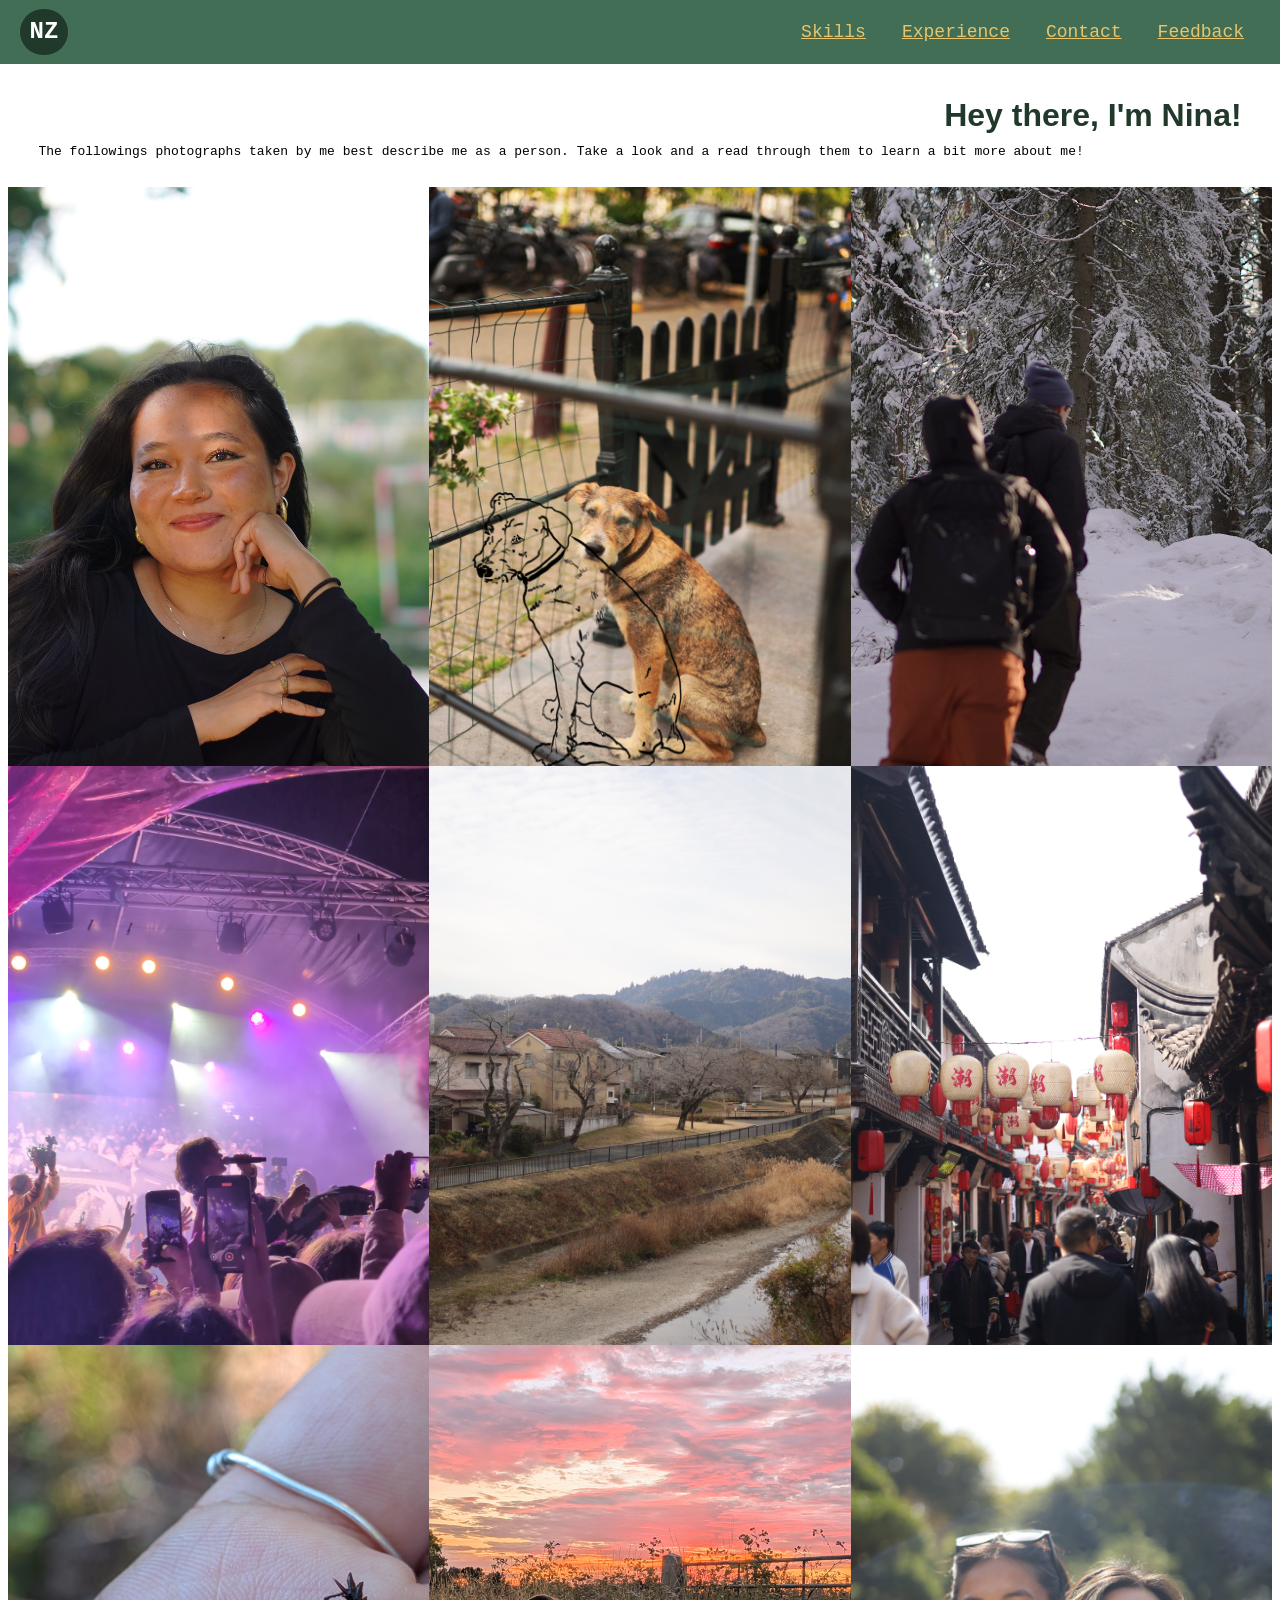
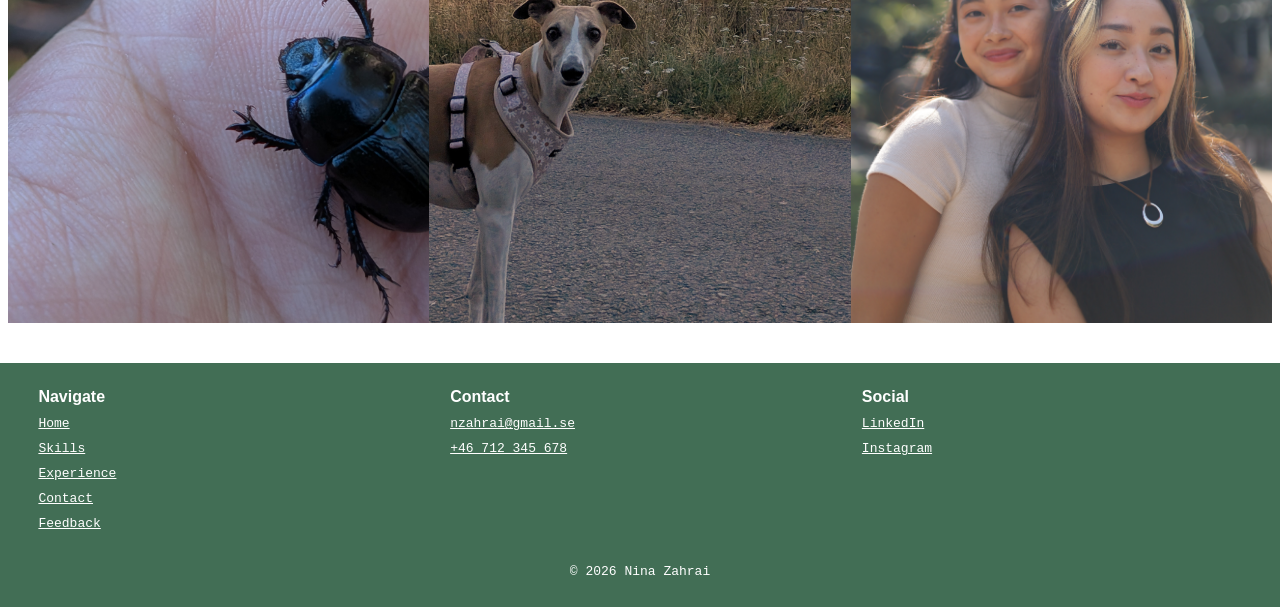
<file: index.html>
<!DOCTYPE html>
<html lang="en">
  <head>
    <meta charset="UTF-8" />
    <meta name="viewport" content="width=device-width, initial-scale=1.0">
    <title>Nina Zahrai Portfolio</title>
    <link rel="stylesheet" href="styles.css" />
  </head>
  <body>
    <nav aria-label="Main navigation">
      <a href="index.html" class="site-title" aria-current="page">NZ</a>
      <ul>
        <li><a href= "skills.html">Skills</a></li>
        <li><a href="experiences.html">Experience</a></li>
        <li><a href="contact.html">Contact</a></li>
        <li><a href="feedback.html">Feedback</a></li>
      </ul>
    </nav>

<main id="main-content">
      <header>
        <h1>Hey there, I'm Nina!</h1>
      </header>
        <p> The followings photographs taken by me best describe me as a person. Take a look and a read through them to learn a bit more about me!
          </p>

    <div class="container">
        <figure class="box" tabindex="0"><img src="images/Screenshot 2026-09-21 162703.png" alt="Image of Nina, the creator and owner of the portfolio."><figcaption>This is a picture of me! My friend took it of me summer of 2026 in Uppsala, where I live. I am half japanese and half iranian, which is something that influences who I am as a person. </figcaption></figure>
        <figure class="box" tabindex="0"><img src="images/Screenshot 2026-09-21 162558.png" alt="Image and drawing of dog."> <figcaption>This is a picture I took in Amsterdam in 2025. I then drew over it. It depicts my creative side, as I am often also mixing various media. </figcaption></figure>
        <figure class="box" tabindex="0"><img src="images/Screenshot 2026-09-21 162633.png" alt="Two people walking through the snow."> <figcaption>I took this photo winter of 2025/26, I often spend time in nature, despite the temperature. The image shows my adventurous side.</figcaption></figure>
        <figure class="box" tabindex="0"><img src="images/Screenshot_20260918-105119.png" alt="Singer crowd surfing at a concert."> <figcaption>This is a photo from September 2026 in Stockholm. Listening to music is very important to me, unexpectedly loud and crowded concerts can make me feel calm and at ease. </figcaption></figure>
        <figure class="box" tabindex="0"><img src="images/Screenshot 2026-09-21 164613.png" alt="Dried out river in Japan."> <figcaption>I took this image on a run in Japan back in 2024. Fitness is another aspects that is important to me, as I feel I need it to destress and feel good. </figcaption></figure>
        <figure class="box" tabindex="0"><img src="images/Screenshot 2026-09-21 164648.png" alt="Busy street in city with Chinese lanterns."> <figcaption>Travel is something I very much enjoy, it fulfils my curiosity. This is an image I took in Shanghai in 2025.</figcaption></figure>
        <figure class="box" tabindex="0"><img src="images/Screenshot 2026-09-21 164814.png" alt="Beetle in hand."> <figcaption> A photo I took whilst holding a beetle in summer 2026, near Uppsala. I love all creatures and have a lot of empathy for them. I have been vegan since 2015 and I think that is a big part of how I live life and see the world.</figcaption></figure>
        <figure class="box" tabindex="0"><img src="images/Screenshot 2026-09-21 164836.png" alt="Dog facing the camera with sunset in background."> <figcaption> A photo of my friend's dog that I took in summer 2026, in England. I often try to take a moment to appreciate and capture the sunset as I am always mesmerised by it. </figcaption></figure>
        <figure class="box" tabindex="0"><img src="images/Screenshot 2026-09-21 164537.png" alt="Two girls smiling."> <figcaption>A photo of my friends in 2024 in Hong Kong. My friends and family are very important to me as they are my support system.</figcaption></figure>
      </div>

    </main>

    <footer>
      <div class="footer-inner">
        <div class="footer-col">
          <h2>Navigate</h2>
          <ul aria-label="Footer navigation">
            <li><a href="index.html">Home</a></li>
            <li><a href="skills.html">Skills</a></li>
            <li><a href="experiences.html">Experience</a></li>
            <li><a href="contact.html">Contact</a></li>
            <li><a href="feedback.html">Feedback</a></li>
          </ul>
        </div>

        <div class="footer-col">
          <h2>Contact</h2>
          <ul>
            <li><a href="mailto:nzahrai@gmail.se">nzahrai@gmail.se</a></li>
            <li><a href="tel:+46712345678">+46 712 345 678</a></li>
          </ul>
        </div>

        <div class="footer-col">
          <h2>Social</h2>
          <ul>
            <li><a href="https://www.linkedin.com/in/nina">LinkedIn</a></li>
            <li><a href="https://www.instagram.com/nina">Instagram</a></li>
          </ul>
        </div>
      </div>

      <p class="footer-copy">&copy; 2026 Nina Zahrai</p>
       </footer>
     </body>
</html>
</file>
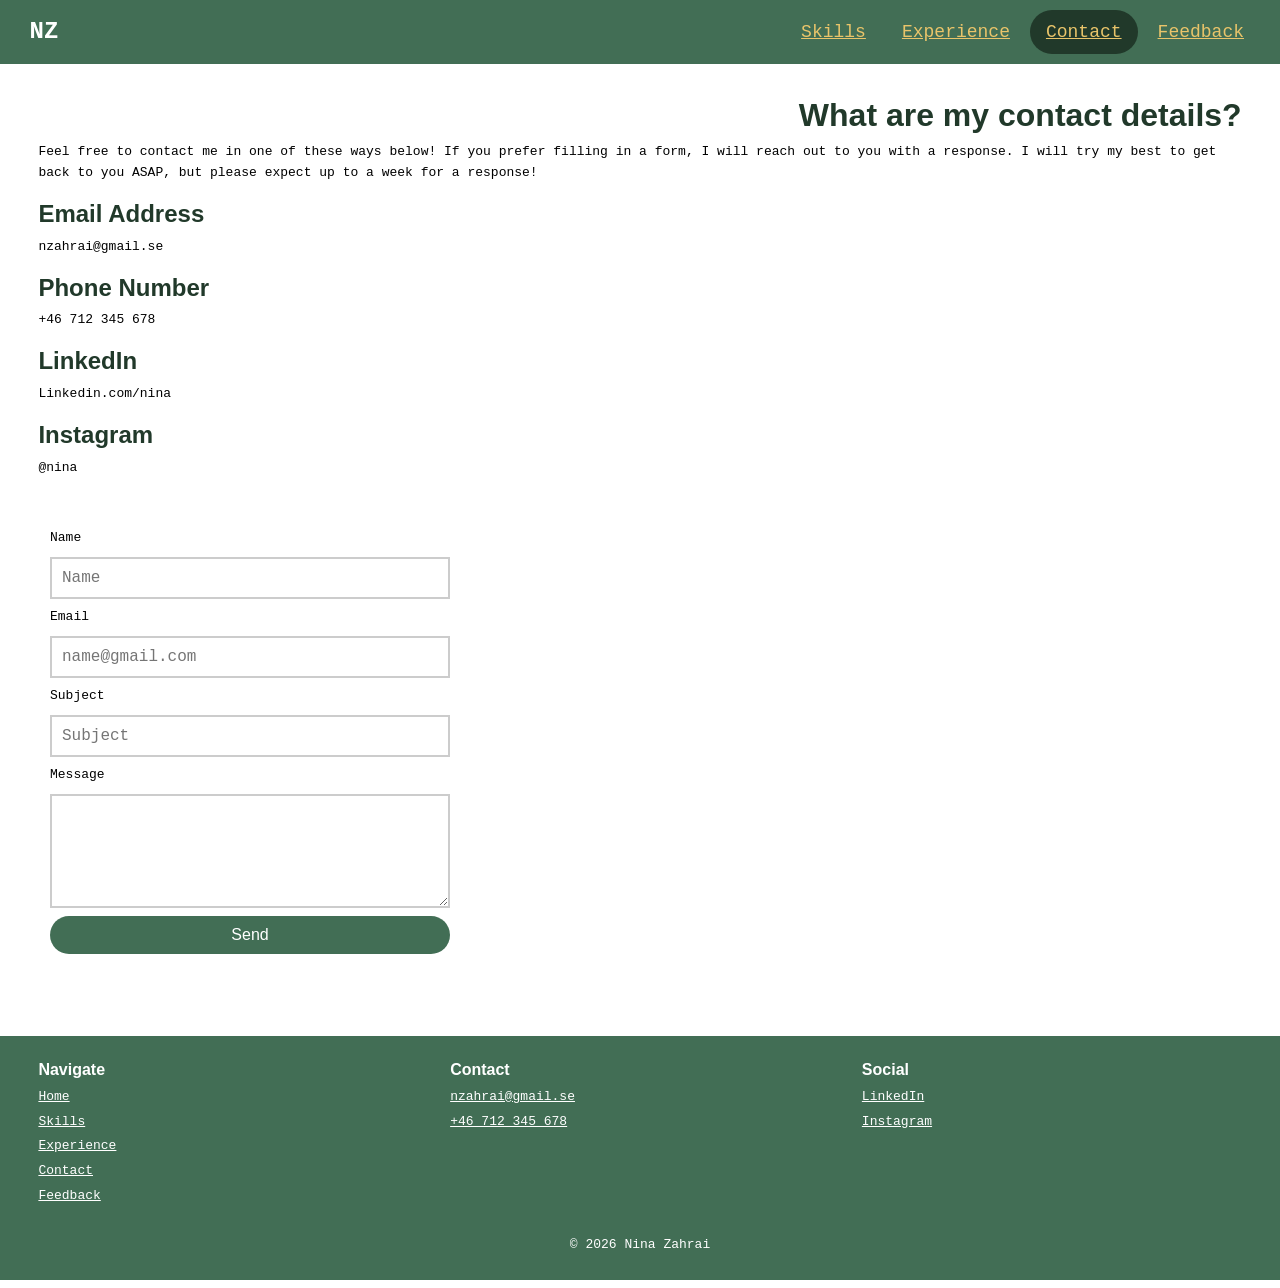
<file: contact.html>
<!DOCTYPE html>
<html lang="en">
  <head>
    <meta charset="UTF-8" />
    <meta name="viewport" content="width=device-width, initial-scale=1.0">
    <title>Nina Zahrai Portfolio</title>
    <link rel="stylesheet" href="styles.css" />
  </head>
  <body>
    <nav aria-label="Main navigation">
      <a href= "index.html" class="site-title">NZ</a>
      <ul>
        <li><a href= "skills.html">Skills</a></li>
        <li><a href="experiences.html">Experience</a></li>
        <li><a href="contact.html" aria-current="page">Contact</a></li>
        <li><a href="feedback.html">Feedback</a></li>
      </ul>
    </nav>

<main id="main-content">
      <header>
        <h1>What are my contact details?</h1>
      </header>
        <p> Feel free to contact me in one of these ways below! If you prefer filling in a form, I will reach out to you with a response. I will try my best to get back to you ASAP, but please expect up to a week for a response!
          </p>

        <h2>Email Address</h2>
        <p>nzahrai@gmail.se</p>
        <h2>Phone Number</h2>
        <p>+46 712 345 678</p>
        <h2>LinkedIn</h2>
        <p>Linkedin.com/nina</p>
        <h2>Instagram</h2>
        <p>@nina</p>

    <form>
    <label for="name">Name</label>
    <input type="text" id="name" name="name" placeholder="Name">

    <label for="email">Email</label>
    <input type="email" id="email" name="email" placeholder="name@gmail.com" required>

    <label for="subject">Subject</label>
    <input type="text" id="subject" name="subject" placeholder="Subject" required>

    <label for="message">Message</label>
    <textarea id="message" name="message" rows="5"></textarea>

    <button type="submit">Send</button>
    </form>
    </main>

    <footer>
      <div class="footer-inner">
        <div class="footer-col">
          <h2>Navigate</h2>
          <ul aria-label="Footer navigation">
            <li><a href="index.html">Home</a></li>
            <li><a href="skills.html">Skills</a></li>
            <li><a href="experiences.html">Experience</a></li>
            <li><a href="contact.html">Contact</a></li>
            <li><a href="feedback.html">Feedback</a></li>
          </ul>
        </div>

        <div class="footer-col">
          <h2>Contact</h2>
          <ul>
            <li><a href="mailto:nzahrai@gmail.se">nzahrai@gmail.se</a></li>
            <li><a href="tel:+46712345678">+46 712 345 678</a></li>
          </ul>
        </div>

        <div class="footer-col">
          <h2>Social</h2>
          <ul>
            <li><a href="https://www.linkedin.com/in/nina">LinkedIn</a></li>
            <li><a href="https://www.instagram.com/nina">Instagram</a></li>
          </ul>
        </div>
      </div>

      <p class="footer-copy">&copy; 2026 Nina Zahrai</p>
       </footer>
     </body>
</html>
</file>
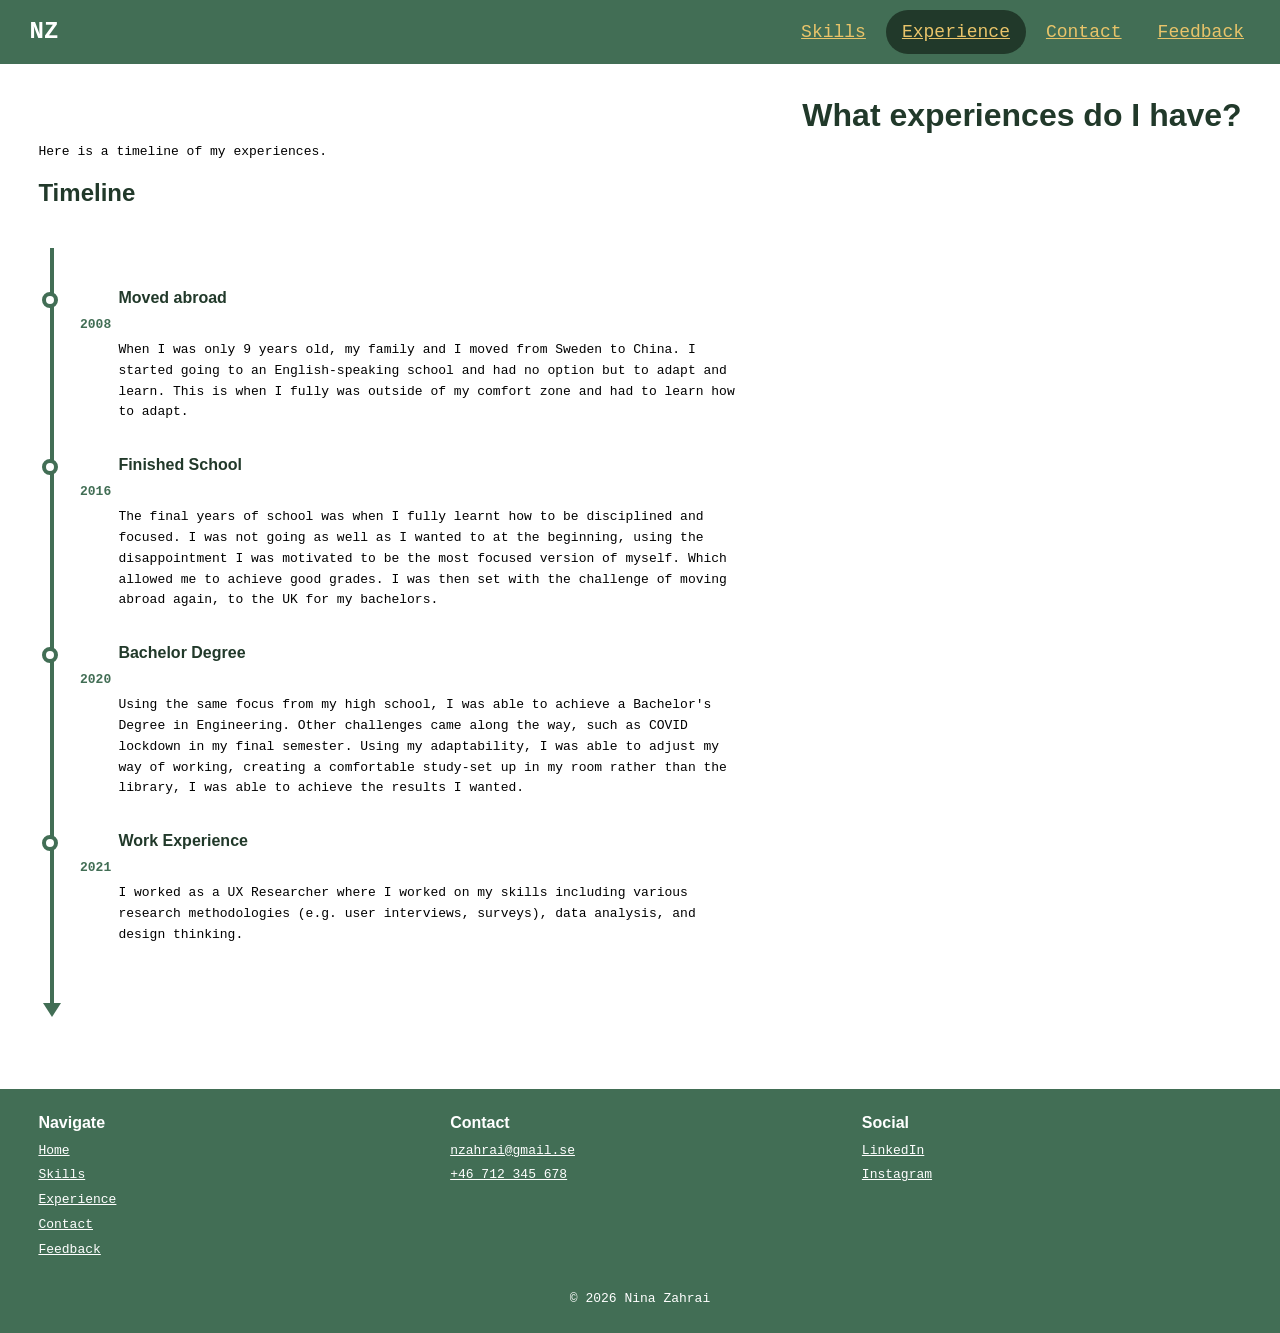
<file: experiences.html>
<!DOCTYPE html>
<html lang="en">
  <head>
    <meta charset="UTF-8" />
    <meta name="viewport" content="width=device-width, initial-scale=1.0">
    <title>Nina Zahrai Portfolio</title>
    <link rel="stylesheet" href="styles.css" />
  </head>
  <body>
    <nav aria-label="Main navigation">
      <a href= "index.html" class="site-title">NZ</a>
      <ul>
        <li><a href= "skills.html">Skills</a></li>
        <li><a href="experiences.html" aria-current="page">Experience</a></li>
        <li><a href="contact.html">Contact</a></li>
        <li><a href="feedback.html">Feedback</a></li>
      </ul>
    </nav>

<main id="main-content">
      <header>
        <h1>What experiences do I have?</h1>
      </header>
      <p> Here is a timeline of my experiences.
          </p>

    <section class="timeline">
    <h2>Timeline</h2>
    <ol>
        <li class="event">
            <h3>Moved abroad</h3>
            <time datetime="2008">2008</time>
            <p>When I was only 9 years old, my family and I moved from Sweden to China. I started going to an English-speaking school and had no option but to adapt and learn. This is when I fully was outside of my comfort zone and had to learn how to adapt. </p>
        </li>
        <li class="event">
            <h3>Finished School</h3>
            <time datetime="2016">2016</time>
            <p>The final years of school was when I fully learnt how to be disciplined and focused. I was not going as well as I wanted to at the beginning, using the disappointment I was motivated to be the most focused version of myself. Which allowed me to achieve good grades. I was then set with the challenge of moving abroad again, to the UK for my bachelors.</p>
        </li>
        <li class="event">
            <h3>Bachelor Degree</h3> 
            <time datetime= "2020">2020</time>
            <p> Using the same focus from my high school, I was able to achieve a Bachelor's Degree in Engineering. Other challenges came along the way, such as COVID lockdown in my final semester. Using my adaptability, I was able to adjust my way of working, creating a comfortable study-set up in my room rather than the library, I was able to achieve the results I wanted. </p>
        </li>
        <li class="event">
            <h3>Work Experience</h3> 
            <time datetime= "2021">2021</time>
            <p> I worked as a UX Researcher where I worked on my skills including various research methodologies (e.g. user interviews, surveys), data analysis, and design thinking. </p>
        </li>
    </ol>

    </section>
    </main>

    <footer>
      <div class="footer-inner">
        <div class="footer-col">
          <h2>Navigate</h2>
          <ul aria-label="Footer navigation">
            <li><a href="index.html">Home</a></li>
            <li><a href="skills.html">Skills</a></li>
            <li><a href="experiences.html">Experience</a></li>
            <li><a href="contact.html">Contact</a></li>
            <li><a href="feedback.html">Feedback</a></li>
          </ul>
        </div>

        <div class="footer-col">
          <h2>Contact</h2>
          <ul>
            <li><a href="mailto:nzahrai@gmail.se">nzahrai@gmail.se</a></li>
            <li><a href="tel:+46712345678">+46 712 345 678</a></li>
          </ul>
        </div>

        <div class="footer-col">
          <h2>Social</h2>
          <ul>
            <li><a href="https://www.linkedin.com/in/nina">LinkedIn</a></li>
            <li><a href="https://www.instagram.com/nina">Instagram</a></li>
          </ul>
        </div>
      </div>

      <p class="footer-copy">&copy; 2026 Nina Zahrai</p>
       </footer>
     </body>
</html>
</file>
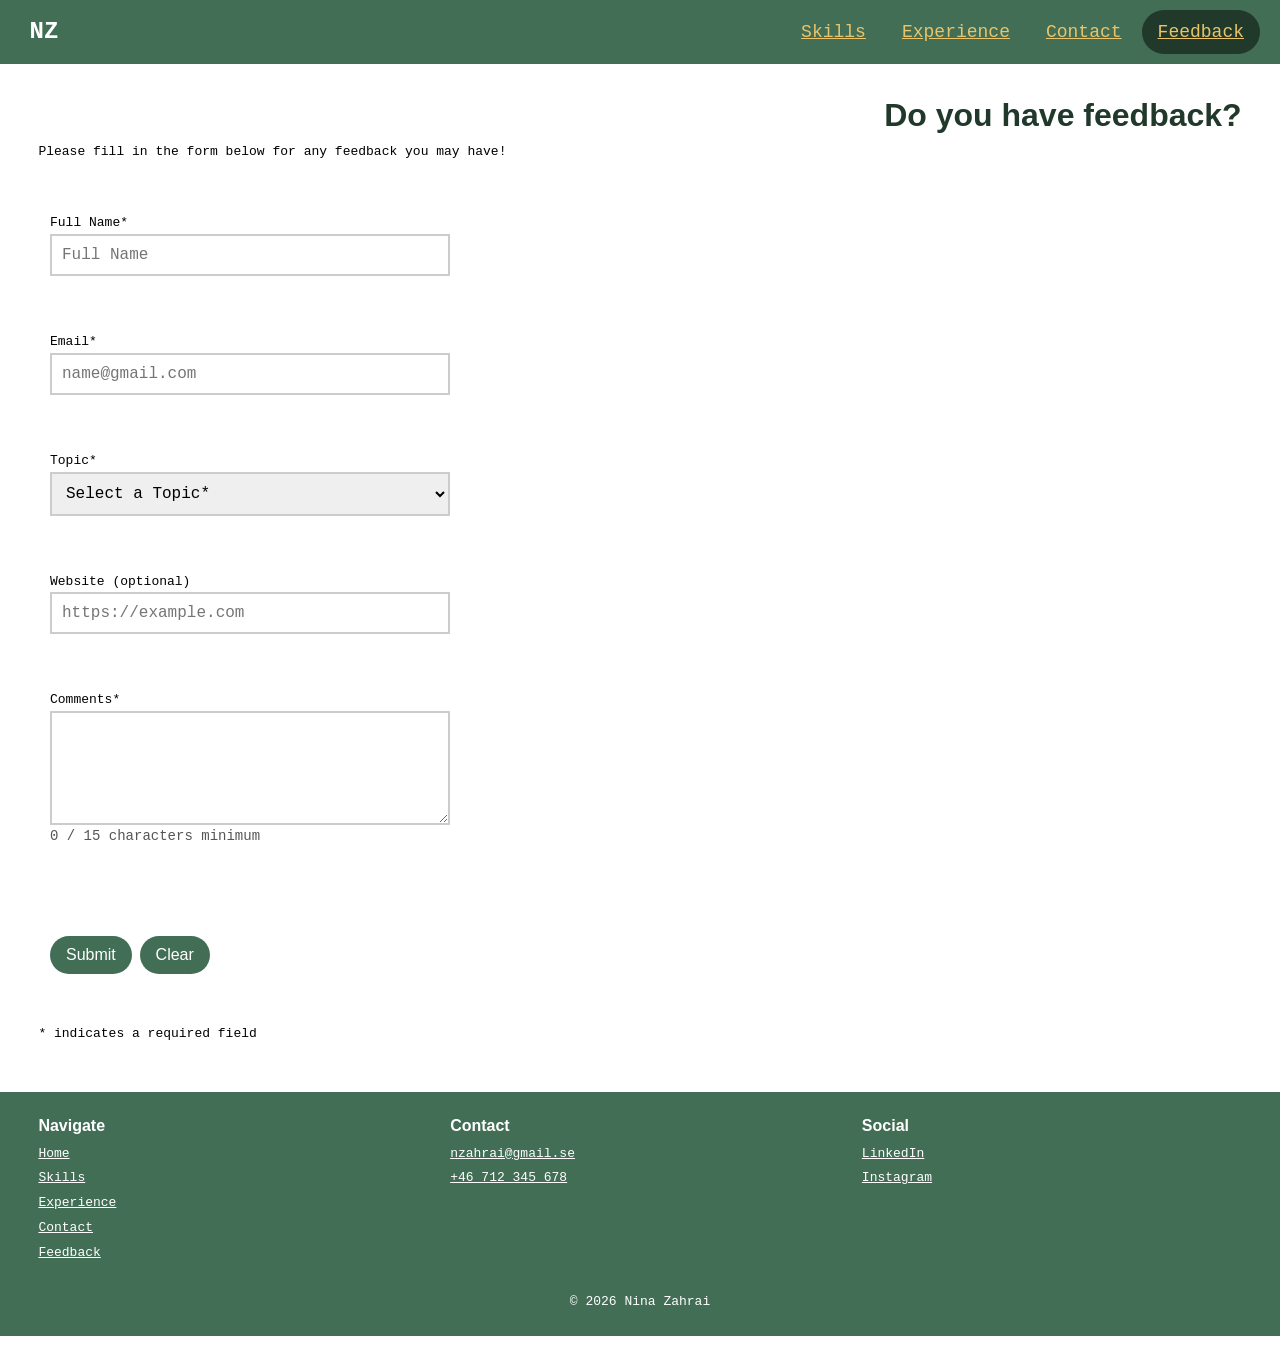
<file: feedback.html>
<!DOCTYPE html>
<html lang="en">

  <head>
    <meta charset="UTF-8" />
    <meta name="viewport" content="width=device-width, initial-scale=1.0">
    <title>Nina Zahrai Portfolio</title>
    <link rel="stylesheet" href="styles.css" />
    <script src="feedback.js" defer></script>
 
</head>
  <body>
    <nav aria-label="Main navigation">
      <a href= "index.html" class="site-title">NZ</a>
      <ul>
        <li><a href= "skills.html">Skills</a></li>
        <li><a href="experiences.html">Experience</a></li>
        <li><a href="contact.html">Contact</a></li>
        <li><a href="feedback.html" aria-current="page">Feedback</a></li>
      </ul>
    </nav>

<main id="main-content">
     <header>
        <h1>Do you have feedback?</h1>
      </header>
        <p> Please fill in the form below for any feedback you may have!
          </p>
         <form id="FeedbackForm" novalidate>
            <div class="field">
                <label for="name">Full Name*</label>
                <input type="text" id="name" name="name" placeholder="Full Name" aria-required="true" aria-describedby="nameError">
                <span id="nameError"  class="error"></span>
            </div>

            <div class="field">         
                <label for="email">Email*</label>
                <input type="email" id="email" name="email" placeholder="name@gmail.com" aria-required="true" aria-describedby="emailError">
                <span id="emailError" class="error"></span>
            </div>   

            <div class="field">
                <label for="topic">Topic*</label>            
                <select id="topic" name="topic" aria-required="true" aria-describedby="topicError">
                    <option value="" disabled selected hidden>Select a Topic*</option>
                    <option value="photography">Photography</option>
                    <option value="written_content">Written Content</option>
                    <option value="other">Other</option>
                </select>
                <span id="topicError" class="error"></span>
            </div>

            <div class="field">
              <label for="website">Website (optional)</label>
              <input type="url" id="website" name="website" placeholder="https://example.com" aria-describedby="websiteError">
            <span id="websiteError" class="error"></span>
           </div>

            <div class="field">
                <label for="comments">Comments*</label>
                <textarea id="comments" name="comments" rows="5" aria-required="true" aria-describedby="commentsCounter commentsError"></textarea>
                <span id="commentsCounter" class="counter">0 / 15 characters minimum</span>
                <span id="commentsError" class="error"></span>
            </div>
    
        <div id="formStatus" class="status" role="status" aria-live="polite" aria-atomic="true"></div>

        <div class="buttons">
            <button type="submit">Submit</button>
            <button type="reset">Clear</button>
        </div>
        </form>
   
        <p>* indicates a required field</p>
    </main>

    <footer>
      <div class="footer-inner">
        <div class="footer-col">
          <h2>Navigate</h2>
          <ul aria-label="Footer navigation">
            <li><a href="index.html">Home</a></li>
            <li><a href="skills.html">Skills</a></li>
            <li><a href="experiences.html">Experience</a></li>
            <li><a href="contact.html">Contact</a></li>
            <li><a href="feedback.html">Feedback</a></li>
          </ul>
        </div>

        <div class="footer-col">
          <h2>Contact</h2>
          <ul>
            <li><a href="mailto:nzahrai@gmail.se">nzahrai@gmail.se</a></li>
            <li><a href="tel:+46712345678">+46 712 345 678</a></li>
          </ul>
        </div>

        <div class="footer-col">
          <h2>Social</h2>
          <ul>
            <li><a href="https://www.linkedin.com/in/nina">LinkedIn</a></li>
            <li><a href="https://www.instagram.com/nina">Instagram</a></li>
          </ul>
        </div>
      </div>

      <p class="footer-copy">&copy; 2026 Nina Zahrai</p>
       </footer>
     </body>
</html>
</file>
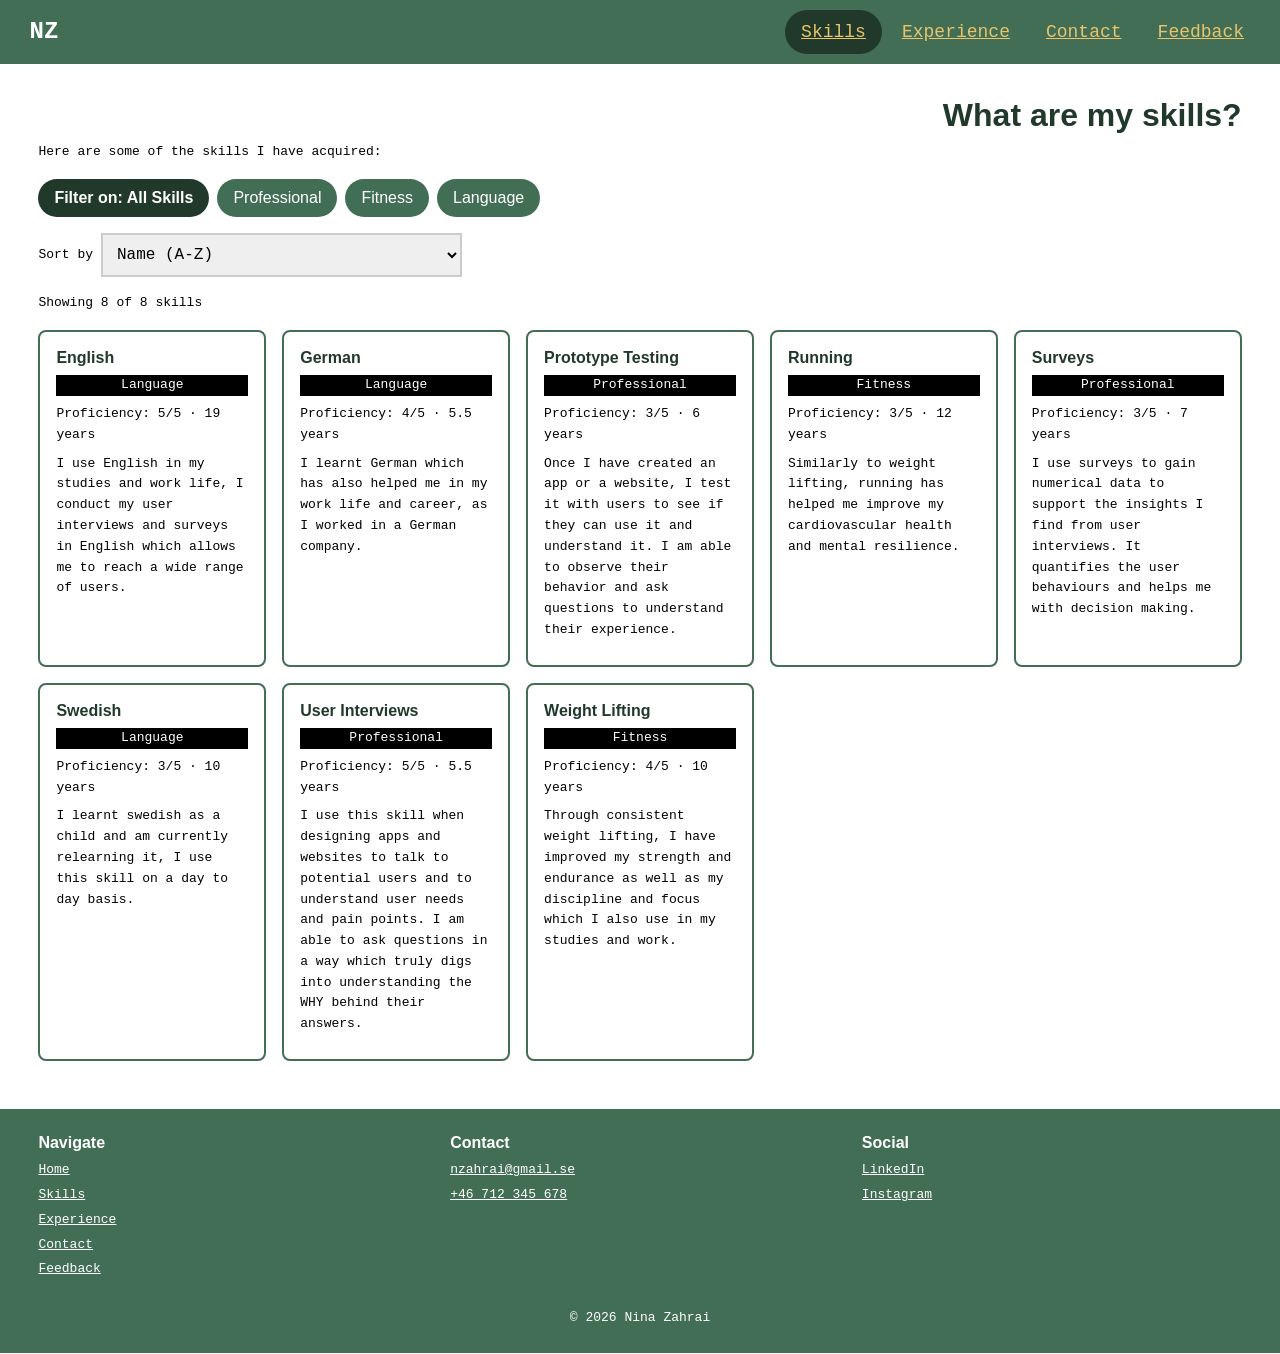
<file: skills.html>
<!DOCTYPE html>
<html lang="en">
  <head>
    <meta charset="UTF-8" />
    <meta name="viewport" content="width=device-width, initial-scale=1.0">
    <title>Nina Zahrai Portfolio</title>
    <link rel="stylesheet" href="styles.css" />
    <script src="skills.js" defer></script>
  </head>
  <body>
    <nav aria-label="Main navigation">
      <a href= "index.html" class="site-title">NZ</a>
      <ul>
        <li><a href= "skills.html" aria-current="page">Skills</a></li>
        <li><a href="experiences.html">Experience</a></li>
        <li><a href="contact.html">Contact</a></li>
        <li><a href="feedback.html">Feedback</a></li>
      </ul>
    </nav>

<main id="main-content">
      <header>
        <h1>What are my skills?</h1>
      </header>
        <p> Here are some of the skills I have acquired:
          </p>
          
      <div id="skill-filters" class="skill-filters" role="group" aria-label="Filter skills by category"></div>
      <div class="skill-sort">
        <label for="skill-sort">Sort by</label>
       <select id="skill-sort">
        <option value="name">Name (A-Z)</option>
        <option value="name-desc">Name (Z-A)</option>
        <option value="proficiency">Proficiency (high to low)</option>
        <option value="proficiency-asc">Proficiency (low to high)</option>
        <option value="years">Years of experience (high to low)</option>
        <option value="years-asc">Years of experience (low to high)</option>
       </select>
      </div>
      <p id="skill-count" class="skill-count" role="status" aria-live="polite" aria-atomic="true"></p>
      <div id="skills-container" class="skills-grid"></div>
     </main>
    <footer>
      <div class="footer-inner">
        <div class="footer-col">
          <h2>Navigate</h2>
          <ul aria-label="Footer navigation">
            <li><a href="index.html">Home</a></li>
            <li><a href="skills.html">Skills</a></li>
            <li><a href="experiences.html">Experience</a></li>
            <li><a href="contact.html">Contact</a></li>
            <li><a href="feedback.html">Feedback</a></li>
          </ul>
        </div>

        <div class="footer-col">
          <h2>Contact</h2>
          <ul>
            <li><a href="mailto:nzahrai@gmail.se">nzahrai@gmail.se</a></li>
            <li><a href="tel:+46712345678">+46 712 345 678</a></li>
          </ul>
        </div>

        <div class="footer-col">
          <h2>Social</h2>
          <ul>
            <li><a href="https://www.linkedin.com/in/nina">LinkedIn</a></li>
            <li><a href="https://www.instagram.com/nina">Instagram</a></li>
          </ul>
        </div>
      </div>

      <p class="footer-copy">&copy; 2026 Nina Zahrai</p>
       </footer>
     </body>
  </html>
</file>
<file: styles.css>
:root { 
    --primary: #426e55;
    --primary-dark: #21392a;
    --primary-light: #5e8c6a;
    --text-light: #fff;
    --text-dark: #000;
    --overlay: rgba(0, 0, 0, 0.6);
    --seed-colour: #E9C46A;
    --error-colour: #b00020;
    --success-colour: #1a6b32;
    --radius: 999px;
}

body {
  min-height: 100vh;
  min-height: 100dvh;
  display: flex;
  flex-direction: column;
  margin: 0;
  padding: 0;
  font-family: monospace;
  font-weight: 400;
  line-height: 1.6;
  color: var(--text-dark);
}

h1, h2, h3 {
    font-family: sans-serif;
    font-weight: 700;
    line-height: 1.2;
    margin-top: 0;
    margin-bottom: 0.5rem;
    color: var(--primary-dark);
    padding-left: clamp(0.75rem, 3vw, 3rem);
    padding-right: clamp(0.75rem, 3vw, 3rem);
}

h1 {  
    font-size: clamp(1.375rem, 3.5vw, 2rem);
    text-align: right;
}

h2 {
    font-size: clamp(1.125rem, 2.5vw, 1.5rem);
    text-align: left;
}


h3 {
    font-size: clamp(1rem, 2vw, 1rem);
    text-align: left;
}

p {
    margin-top: 0;
    margin-bottom: 1rem;
    padding-left: clamp(0.75rem, 3vw, 3rem);
    padding-right: clamp(0.75rem, 3vw, 3rem);
}

nav {
  position: fixed;
  top: 0;
  left: 0;
  width: 100%;
  height: 4rem;
  background-color: var(--primary);
  display: flex;
  justify-content: space-between;
  align-items: center;
  padding: 0 1.25rem;
  z-index: 1000;
  box-sizing: border-box;
}

.site-title { /*for the NZ logo/title*/
  font-size: clamp(1.125rem, 4vw, 1.5rem);
  color: var(--text-light);
  font-weight: bold;
  text-decoration: none;
  border-radius: 999px;
  padding: 0.25rem 0.6rem;
}

nav ul {
  display: flex;
  align-items: center;
  gap: 0.25rem;
  list-style: none;
  margin: 0 0 0 auto;
  padding: 0;
}

nav ul a {  
  display: inline-block;
  text-decoration: underline;
  font-size: clamp(0.9rem, 2vw, 1.125rem);
  color: var(--seed-colour);
  transition: background-color 0.3s;
  padding: 0.5rem 1rem;
  border-radius: 999px;
}
.site-title[aria-current="page"] { /*so that the navigation shows which page it is in*/
    background-color: var(--primary-dark);
}

nav ul a[aria-current="page"] { /*so that the navigation shows which page it is in*/
    background-color: var(--primary-dark);
    color: var(--seed-colour);
}

nav ul a:hover {
    color: var(--text-light);
    background-color: var(--primary-light);
}

nav ul a:focus-visible {
    outline: 2px solid var(--text-light);
    outline-offset: 2px;
}

nav .site-title:hover {
    color: var(--text-dark);
    background-color: var(--primary-light);
}

nav .site-title:focus-visible {
    outline: 2px solid var(--text-light);
    outline-offset: 2px;
}


@media (max-width: 768px) {
  nav {
    height: 4rem;
    padding: 0 0.5rem;
    gap: 0.25rem;
  }

  .site-title {
    font-size: 1.2rem;
    flex-shrink: 0;
  }

  nav ul {
    display: flex;
    margin: 0;
    padding: 0;
    gap: 0;
    flex-wrap: nowrap;
  }

  nav ul a {
    padding: 0.3rem 0.35rem;
    font-size: 0.8rem;
    white-space: nowrap;
  }
}
   @media (max-width: 400px) {
     nav ul a {
       padding: 0.3rem 0.25rem;
       font-size: 0.68rem;
     }
   }

#main-content {
  margin-top: 6rem;
}

main {
  flex: 1;
}

.container {
  margin-top: 1rem;
  display: grid;
  grid-template-columns: repeat(3, 1fr);
  grid-template-rows: repeat(3, 1fr);
  height: calc(200vh - 4rem);
  height: calc(200dvh - 4rem);
  padding: 0.5rem;
  box-sizing: border-box,
}

@media (max-width: 768px) { /*so that the photos adjust for mobile (no longer 3x3)*/
    .container {
        grid-template-columns: 1fr;
        grid-template-rows: auto;
    }
}

.box {
  position: relative;
  margin: 0;
  overflow: hidden;
}

.box img {
    width: 100%;
    height: 100%;
    object-fit: cover;
    display: block;
}

.box figcaption {
    position: absolute;
    top: 0;
    left: 0;
    width: 100%;
    height: 100%;
    padding: 12px;
    display: flex;
    box-sizing: border-box;
    justify-content: center;
    align-items: center;
    text-align: center;
    background-color: rgba(255, 255, 255, 0.6);
    color: var(--text-dark);
    opacity: 0;
    transition: opacity 0.3s; 
}

.box:hover figcaption {
    opacity: 1; 
} 

@media (max-width: 768px) and (hover: none) {  /*for touch devices since they can't hover, the caption will show box*/
    .box figcaption {
        opacity: 1; }
}

.box:focus-within figcaption,    /*for keyboard users, when the box is focused, the caption will show*/
.box:focus figcaption {
    opacity: 1;
}

.box:focus-visible {
  outline: 3px solid var(--primary-dark);
  outline-offset: -3px;
}

.timeline ol { /*the timeline in experiences*/
    position: relative;
    max-width: 700px;
    margin: 40px;
    padding: 40px;
    list-style: none;
}

.timeline ol::before { /*The vertical line*/
    content: "";
    position: absolute;
    top: 0;
    bottom: 12px;
    left: 10px;
    width: 4px;
    background-color: var(--primary);
}

.timeline ol::after {
    content: "";
    position: absolute;
    bottom: 0;
    left: 3px;
    border-left: 9px solid transparent;
    border-right: 9px solid transparent;
    border-top: 14px solid var(--primary);
}

.event {
    position: relative;
    margin-bottom: 32px;
}
.event::before {
    content: "";
    position: absolute;
    top: 4px;
    left: -38px;
    width: 16px;
    height: 16px;
    border-radius: 50%;
    background-color: var(--text-light);
    border: 4px solid var(--primary);
    box-sizing: border-box;
}

.event time {
    display: block;
    font-weight: bold;
    color: var(--primary);
}

.event p {
    margin: 4px 0 0;
}

.image-text {
    display: flex;
    align-items: center;
    gap: 24px;
}

.image-text img { /*The images in skills*/
    width: 30%;
    height: 30%;
    border-radius: 50%;
    margin: 3vw;
    aspect-ratio: 1;
    padding-left: clamp(0.75rem, 3vw, 3rem);
    padding-right: clamp(0.75rem, 3vw, 3rem);
}

.image-text div {
    flex: 1; 
}


form { /*The input form in contact*/
    display: flex;
    flex-direction: column;
    gap: 8px;
    max-width: 400px;
    margin: 50px;
  }

input,
select,
textarea {
    padding: 10px;
    font-size: 16px;               
    font-family: monospace;
    border: 2px solid #ccc;
}

input:focus, 
select:focus,
textarea:focus {
    outline: 2px solid var(--text-dark);
    border-color: var(--text-dark);
}

button {
    padding: 10px 16px;
    font-size: 16px;
    color: var(--text-light);
    background-color: var(--primary);
    border: 0;
    border-radius: var(--radius);
    cursor: pointer;
}

button:hover {
    background-color: var(--primary-dark);
}

.field {
  display: flex;
  flex-direction: column;
  margin-bottom: 0.5rem;
}

.error {
  display: block;
  min-height: 2.5rem;
  color: var(--error-colour);
  font-size: 0.875rem;
  line-height: 1.25rem;
}

.counter {
  display: block;
  font-size: 0.875rem;
  min-height: 1.25rem;
  color: #555;
}

.counter.too-short {
  color: var(--error-colour);
}

.counter.long-enough {
  color: var(--success-colour);
}

.status {
  min-height: 1.5rem;
  font-size: 0.9rem;
}

.status.success {
  color: var(--success-colour);
  font-weight: bold;
}

input[aria-invalid="true"],
select[aria-invalid="true"],
textarea[aria-invalid="true"] {
  border-color: var(--error-colour);
}

input[aria-invalid="true"]:focus,
select[aria-invalid="true"]:focus,
textarea[aria-invalid="true"]:focus {
  outline: 2px solid var(--error-colour);
  border-color: var(--error-colour);
}

input.valid,
select.valid,
textarea.valid {
  border-color: var(--success-colour);
}

.error:not(:empty)::before {
  content: "Error: ";
  font-weight: bold;
}

.skills-grid { /*Skills cards*/
  display: grid;
  grid-template-columns: repeat(auto-fit, minmax(220px, 1fr));
  gap: 1rem;
  padding: 0 clamp(0.75rem, 3vw, 3rem);
  margin-bottom: 1rem;
}

.skill-card {
  border: 2px solid var(--primary);
  border-radius: 8px;
  padding: 1rem;
  animation: card-fade 0.4s ease both;
}

.skill-card h3 {
  padding: 0; 
}

.skill-card p {
  padding: 0; 
  margin: 0 0 0.5rem;
}

.skill-category {
  color: var(--text-light);
  background-color: var(--text-dark);
  text-align: center;
}

.skill-filters {
  display: flex;
  flex-wrap: wrap;
  gap: 0.5rem;
  padding: 0 clamp(0.75rem, 3vw, 3rem);
  margin-bottom: 1rem;
}

.filter-btn[aria-pressed="true"] {
  background-color: var(--primary-dark);
  color: var(--text-light);
  font-weight: bold;
}

.filter-btn[aria-pressed="true"]::before {
  content: "Filter on: ";
}

.filter-btn[aria-pressed="false"]:hover {
  background-color: var(--primary-light);
  color: var(--text-light);
}

.filter-btn:focus-visible {
  outline: 3px solid var(--text-dark);
  outline-offset: 2px;
}

.skill-sort {
  display: flex;
  align-items: center;
  gap: 0.5rem;
  padding: 0 clamp(0.75rem, 3vw, 3rem);
  margin-bottom: 1rem;
}
@media (max-width: 600px) {
  .skill-sort select {
    flex: 1 1 100%;
    width: 100%;
    box-sizing: border-box;
  }
}

@keyframes card-fade {
  from {
    opacity: 0;
  }
  to {
    opacity: 1;
  }
}

@media (prefers-reduced-motion: reduce) {
  *,
  *::before,
  *::after {
    animation: none !important;
    transition: none !important;
    scroll-behavior: auto !important;
  }
}

footer {
  background-color: var(--primary);
  color: var(--text-light);
  padding: 1.5rem clamp(0.75rem, 3vw, 3rem);
  margin-top: 2rem;
}

.footer-inner {
  display: flex;
  flex-wrap: wrap;
  gap: 1.5rem 2rem;
  justify-content: space-between;
}

.footer-col {
  flex: 1 1 160px;
}

footer h2 {
  font-size: 1rem;
  color: var(--text-light);
  padding: 0;
  margin-bottom: 0.5rem;
}

footer ul {
  list-style: none;
  margin: 0;
  padding: 0;
}

footer li {
  margin-bottom: 0.25rem;
}

footer a {
  color: var(--text-light);
}

footer a:hover {
  color: var(--seed-colour);
}

footer a:focus-visible {
  outline: 2px solid var(--seed-colour);
  outline-offset: 2px;
}

footer .footer-copy {
  text-align: center;
  margin: 1.5rem 0 0;
  padding: 0;
}
</file>
